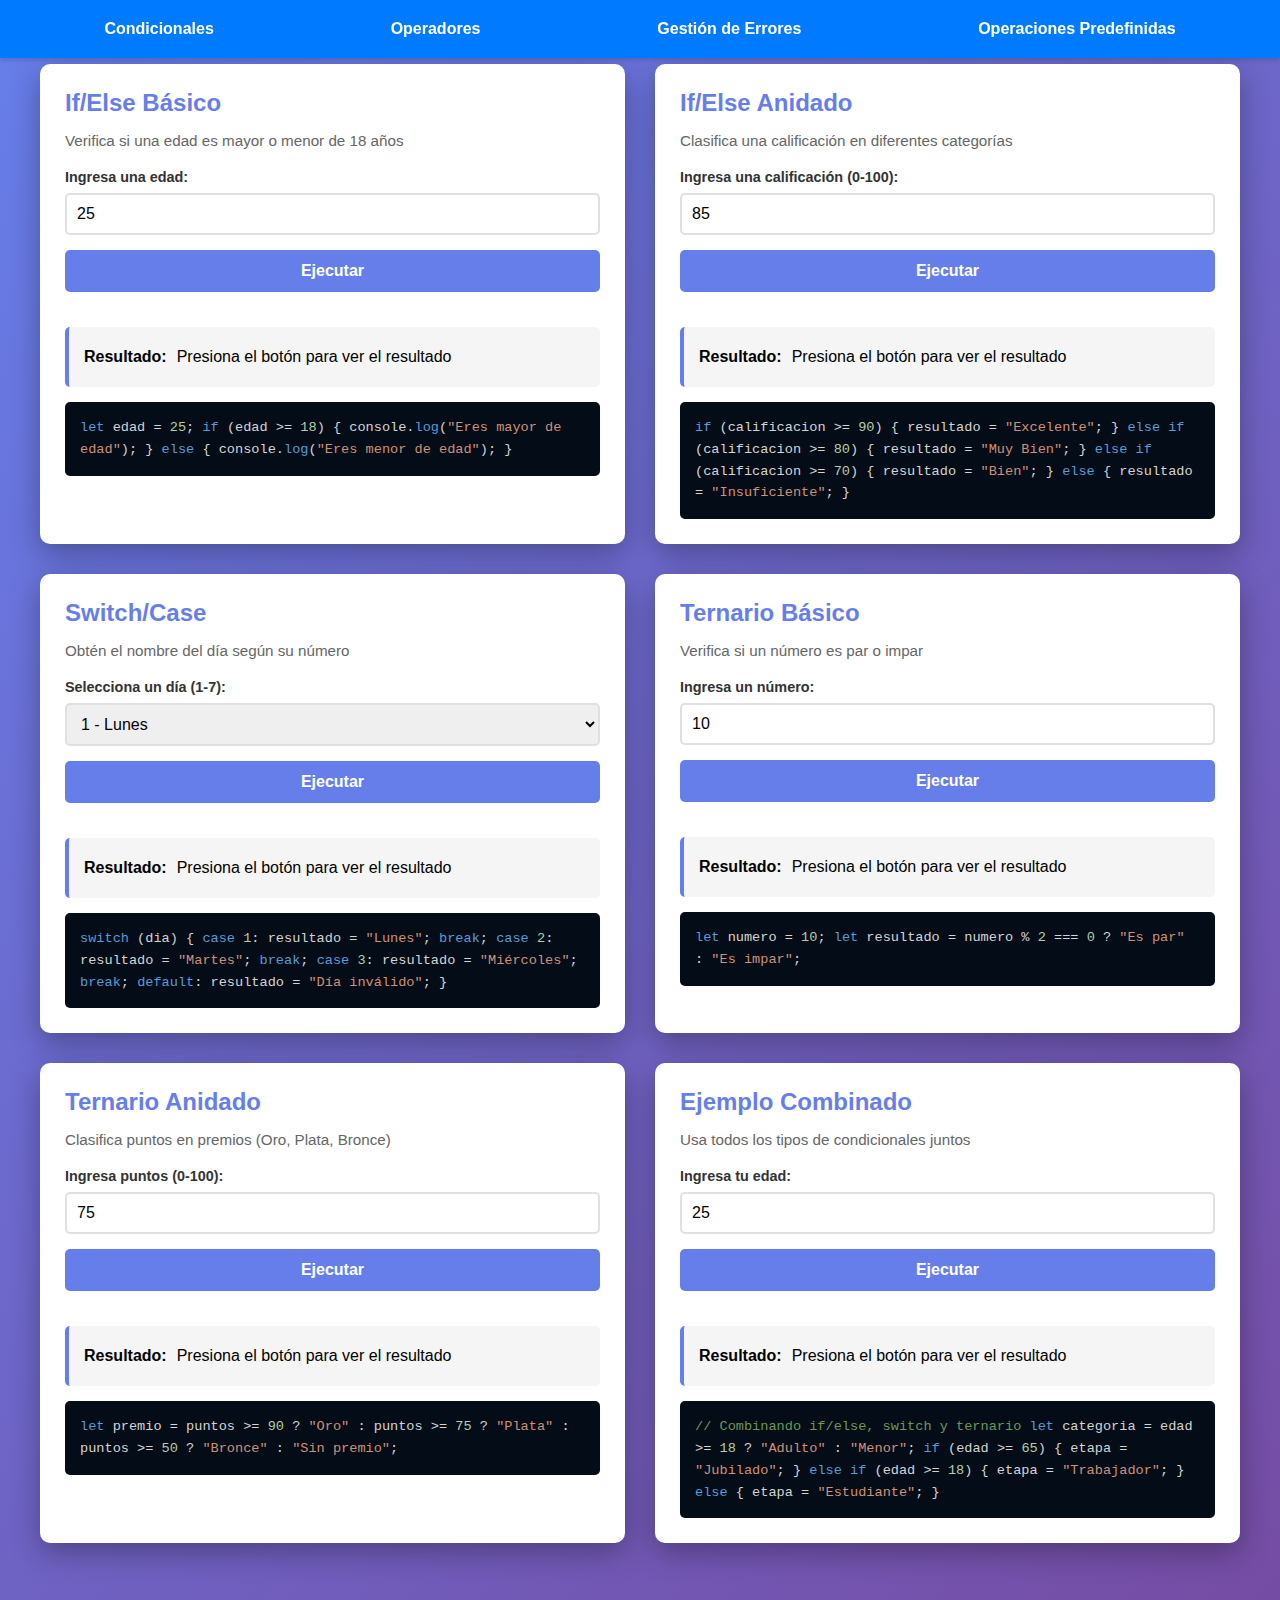
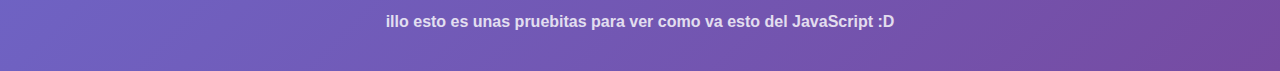
<file: index.html>
<!DOCTYPE html>
<html lang="es">
<head>
    <meta charset="UTF-8">
    <meta name="viewport" content="width=device-width, initial-scale=1.0">
    <title>Condicionales en JavaScript - Interactivo</title>
    <link rel="stylesheet" href="assets/css/condicionales.css">
    <link rel="stylesheet" href="assets/css/nav.css">
</head>
<header>
    <input type="checkbox" id="menu-toggle" class="menu-toggle">
    <label for="menu-toggle" class="menu-icon">☰</label>

    <nav id="nav-menu" class="nav-horizontal"> 
      <a href="index.html" class="menu-button op-condicionales">Condicionales</a>
      <a href="operadores.html" class="menu-button op-operadores">Operadores</a>
      <a href="G_errores.html" class="menu-button op-errores">Gestión de Errores</a>
      <a href="predefinidos.html" class="menu-button op-predefinidas">Operaciones Predefinidas</a>
      </nav>
</header>
<body>
    <div class="container">
        <nav class="site-nav" role="navigation" aria-label="Principal">
            <button class="nav-toggle" aria-expanded="false" aria-label="Abrir menú">
                <span class="burger"></span>
            </button>
           
        </nav>
    

        <div class="condicionales-grid">
            <!-- IF/ELSE BÁSICO -->
            <div class="card">
                <h2>If/Else Básico</h2>
                <p>Verifica si una edad es mayor o menor de 18 años</p>
                
                <div class="input-group">
                    <label for="edad">Ingresa una edad:</label>
                    <input type="number" id="edad" placeholder="Ej: 25" value="25">
                </div>

                <button onclick="ejecutarIfElseBasico()">Ejecutar</button>

                <div class="result-box" id="resultIfElseBasico">
                    <span class="result-label">Resultado:</span>
                    <span id="resultIfElseBasicoText">Presiona el botón para ver el resultado</span>
                </div>

                <div class="code-section">
<span class="keyword">let</span> edad = <span class="number">25</span>;
<span class="keyword">if</span> (edad >= <span class="number">18</span>) {
  console.<span class="keyword">log</span>(<span class="string">"Eres mayor de edad"</span>);
} <span class="keyword">else</span> {
  console.<span class="keyword">log</span>(<span class="string">"Eres menor de edad"</span>);
}
                </div>
            </div>

            <!-- IF/ELSE ANIDADO -->
            <div class="card">
                <h2>If/Else Anidado</h2>
                <p>Clasifica una calificación en diferentes categorías</p>
                
                <div class="input-group">
                    <label for="calificacion">Ingresa una calificación (0-100):</label>
                    <input type="number" id="calificacion" placeholder="Ej: 85" value="85" min="0" max="100">
                </div>

                <button onclick="ejecutarIfElseAnidado()">Ejecutar</button>

                <div class="result-box" id="resultIfElseAnidado">
                    <span class="result-label">Resultado:</span>
                    <span id="resultIfElseAnidadoText">Presiona el botón para ver el resultado</span>
                </div>

                <div class="code-section">
<span class="keyword">if</span> (calificacion >= <span class="number">90</span>) {
  resultado = <span class="string">"Excelente"</span>;
} <span class="keyword">else if</span> (calificacion >= <span class="number">80</span>) {
  resultado = <span class="string">"Muy Bien"</span>;
} <span class="keyword">else if</span> (calificacion >= <span class="number">70</span>) {
  resultado = <span class="string">"Bien"</span>;
} <span class="keyword">else</span> {
  resultado = <span class="string">"Insuficiente"</span>;
}
                </div>
            </div>

            <!-- SWITCH/CASE -->
            <div class="card">
                <h2>Switch/Case</h2>
                <p>Obtén el nombre del día según su número</p>
                
                <div class="input-group">
                    <label for="numeroDia">Selecciona un día (1-7):</label>
                    <select id="numeroDia">
                        <option value="1">1 - Lunes</option>
                        <option value="2">2 - Martes</option>
                        <option value="3">3 - Miércoles</option>
                        <option value="4">4 - Jueves</option>
                        <option value="5">5 - Viernes</option>
                        <option value="6">6 - Sábado</option>
                        <option value="7">7 - Domingo</option>
                    </select>
                </div>

                <button onclick="ejecutarSwitch()">Ejecutar</button>

                <div class="result-box" id="resultSwitch">
                    <span class="result-label">Resultado:</span>
                    <span id="resultSwitchText">Presiona el botón para ver el resultado</span>
                </div>

                <div class="code-section">
<span class="keyword">switch</span> (dia) {
  <span class="keyword">case</span> <span class="number">1</span>: resultado = <span class="string">"Lunes"</span>; <span class="keyword">break</span>;
  <span class="keyword">case</span> <span class="number">2</span>: resultado = <span class="string">"Martes"</span>; <span class="keyword">break</span>;
  <span class="keyword">case</span> <span class="number">3</span>: resultado = <span class="string">"Miércoles"</span>; <span class="keyword">break</span>;
  <span class="keyword">default</span>: resultado = <span class="string">"Día inválido"</span>;
}
                </div>
            </div>

            <!-- TERNARIO BÁSICO -->
            <div class="card">
                <h2>Ternario Básico</h2>
                <p>Verifica si un número es par o impar</p>
                
                <div class="input-group">
                    <label for="numero">Ingresa un número:</label>
                    <input type="number" id="numero" placeholder="Ej: 10" value="10">
                </div>

                <button onclick="ejecutarTernarioBasico()">Ejecutar</button>

                <div class="result-box" id="resultTernarioBasico">
                    <span class="result-label">Resultado:</span>
                    <span id="resultTernarioBasicoText">Presiona el botón para ver el resultado</span>
                </div>

                <div class="code-section">
<span class="keyword">let</span> numero = <span class="number">10</span>;
<span class="keyword">let</span> resultado = numero % <span class="number">2</span> === <span class="number">0</span> ? 
  <span class="string">"Es par"</span> : <span class="string">"Es impar"</span>;
                </div>
            </div>

            <!-- TERNARIO ANIDADO -->
            <div class="card">
                <h2>Ternario Anidado</h2>
                <p>Clasifica puntos en premios (Oro, Plata, Bronce)</p>
                
                <div class="input-group">
                    <label for="puntos">Ingresa puntos (0-100):</label>
                    <input type="number" id="puntos" placeholder="Ej: 75" value="75" min="0" max="100">
                </div>

                <button onclick="ejecutarTernarioAnidado()">Ejecutar</button>

                <div class="result-box" id="resultTernarioAnidado">
                    <span class="result-label">Resultado:</span>
                    <span id="resultTernarioAnidadoText">Presiona el botón para ver el resultado</span>
                </div>

                <div class="code-section">
<span class="keyword">let</span> premio = puntos >= <span class="number">90</span> ? <span class="string">"Oro"</span> :
              puntos >= <span class="number">75</span> ? <span class="string">"Plata"</span> :
              puntos >= <span class="number">50</span> ? <span class="string">"Bronce"</span> :
              <span class="string">"Sin premio"</span>;
                </div>
            </div>

            <!-- COMBINADO: TODOS LOS CONDICIONALES -->
            <div class="card">
                <h2>Ejemplo Combinado</h2>
                <p>Usa todos los tipos de condicionales juntos</p>
                
                <div class="input-group">
                    <label for="edadCombinada">Ingresa tu edad:</label>
                    <input type="number" id="edadCombinada" placeholder="Ej: 25" value="25">
                </div>

                <button onclick="ejecutarCombinado()">Ejecutar</button>

                <div class="result-box" id="resultCombinado">
                    <span class="result-label">Resultado:</span>
                    <span id="resultCombinnadoText">Presiona el botón para ver el resultado</span>
                </div>

                <div class="code-section">
<span class="comment">// Combinando if/else, switch y ternario</span>
<span class="keyword">let</span> categoria = edad >= <span class="number">18</span> ? <span class="string">"Adulto"</span> : <span class="string">"Menor"</span>;
<span class="keyword">if</span> (edad >= <span class="number">65</span>) {
  etapa = <span class="string">"Jubilado"</span>;
} <span class="keyword">else if</span> (edad >= <span class="number">18</span>) {
  etapa = <span class="string">"Trabajador"</span>;
} <span class="keyword">else</span> {
  etapa = <span class="string">"Estudiante"</span>;
}
                </div>
            </div>
        </div>

        <footer>
            <p><strong>illo esto es unas pruebitas para ver como va esto del JavaScript :D</strong></p>
        </footer>
    </div>

    <script src="assets/js/condicionales.js"></script>
</body>
</html>
</file>
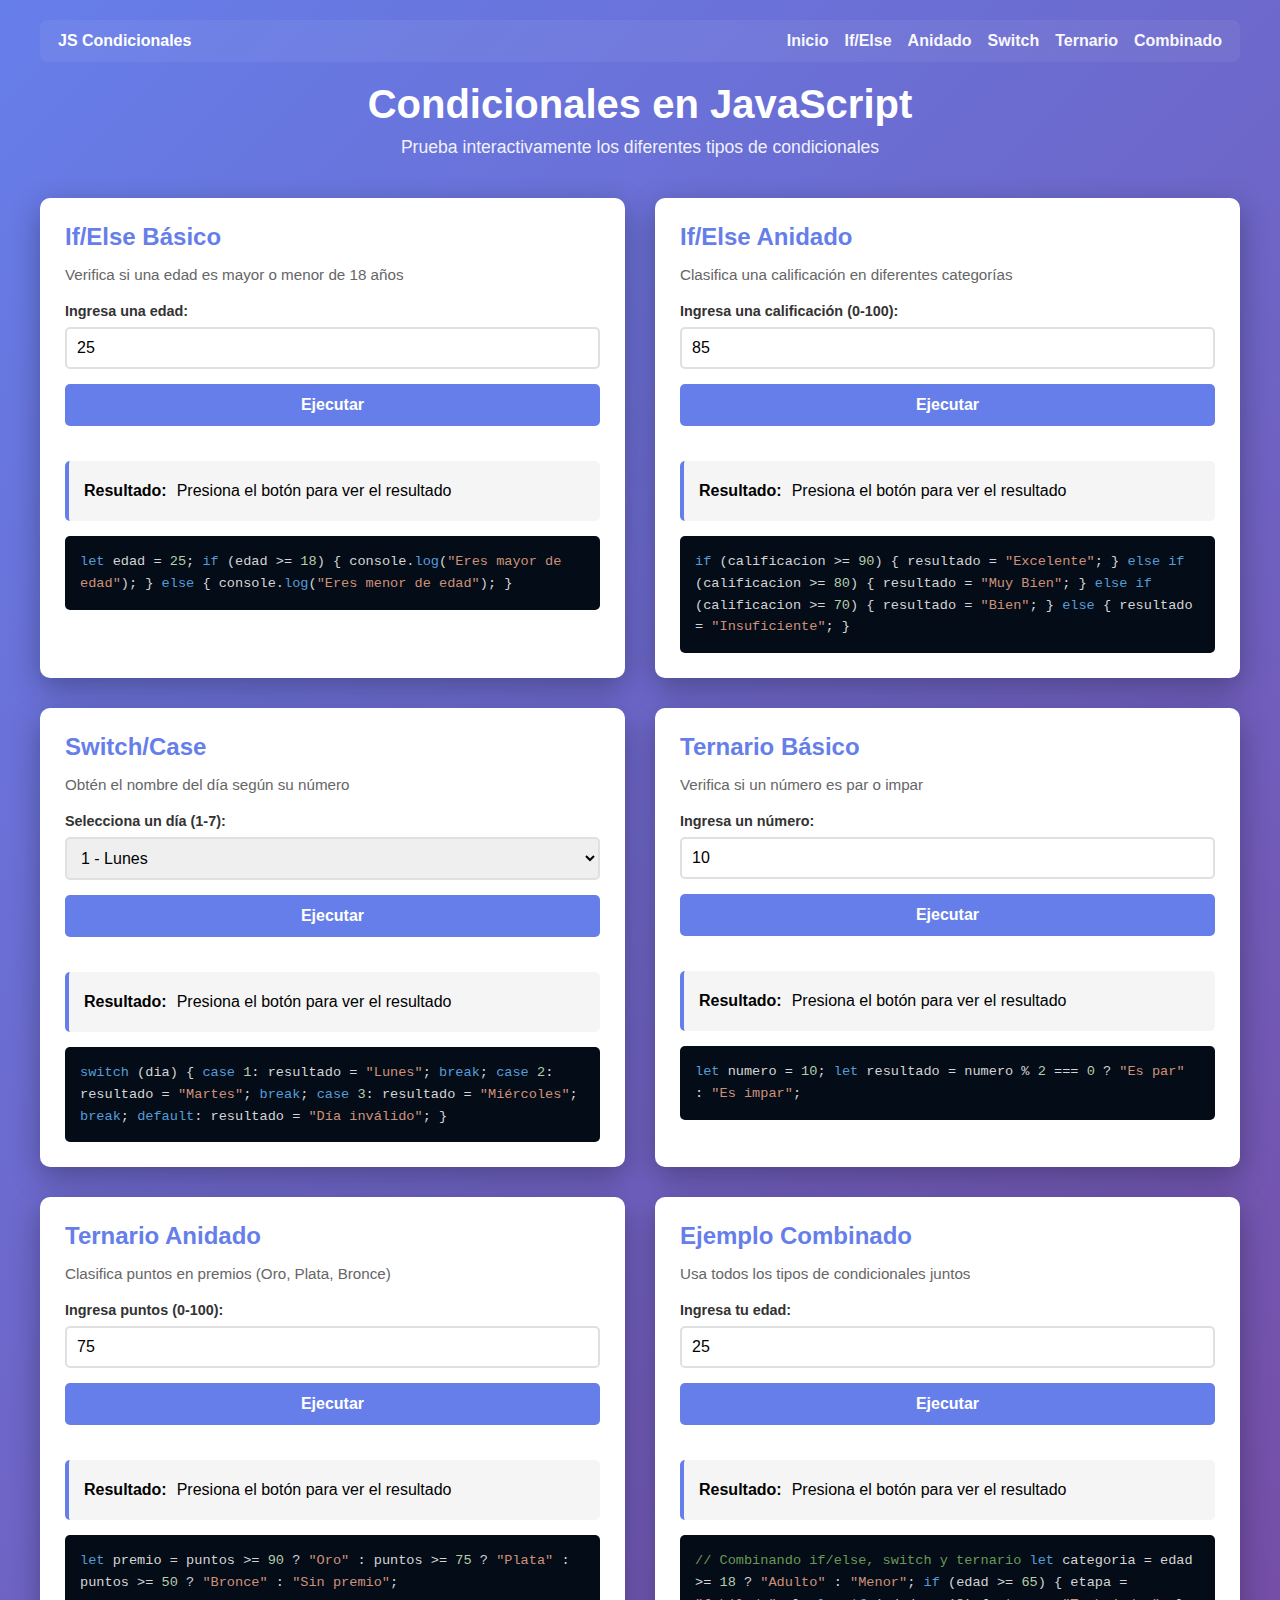
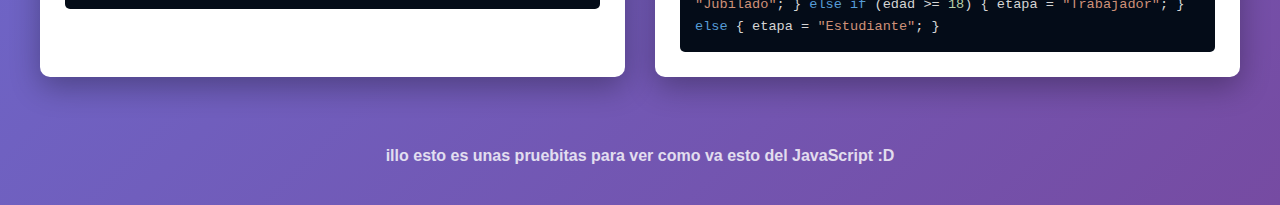
<file: capeta nueva/index.html>
<!DOCTYPE html>
<html lang="es">
<head>
    <meta charset="UTF-8">
    <meta name="viewport" content="width=device-width, initial-scale=1.0">
    <title>Condicionales en JavaScript - Interactivo</title>
    <link rel="stylesheet" href="styles.css">
</head>
<body>
    <div class="container">
        <nav class="site-nav" role="navigation" aria-label="Principal">
            <div class="nav-brand">JS Condicionales</div>
            <button class="nav-toggle" aria-expanded="false" aria-label="Abrir menú">
                <span class="burger"></span>
            </button>
            <ul class="nav-links">
                <li><a href="#">Inicio</a></li>
                <li><a href="#">If/Else</a></li>
                <li><a href="#">Anidado</a></li>
                <li><a href="#">Switch</a></li>
                <li><a href="#">Ternario</a></li>
                <li><a href="#">Combinado</a></li>
            </ul>
        </nav>
        <header>
            <h1>Condicionales en JavaScript</h1>
            <p>Prueba interactivamente los diferentes tipos de condicionales</p>
        </header>

        <div class="condicionales-grid">
            <!-- IF/ELSE BÁSICO -->
            <div class="card">
                <h2>If/Else Básico</h2>
                <p>Verifica si una edad es mayor o menor de 18 años</p>
                
                <div class="input-group">
                    <label for="edad">Ingresa una edad:</label>
                    <input type="number" id="edad" placeholder="Ej: 25" value="25">
                </div>

                <button onclick="ejecutarIfElseBasico()">Ejecutar</button>

                <div class="result-box" id="resultIfElseBasico">
                    <span class="result-label">Resultado:</span>
                    <span id="resultIfElseBasicoText">Presiona el botón para ver el resultado</span>
                </div>

                <div class="code-section">
<span class="keyword">let</span> edad = <span class="number">25</span>;
<span class="keyword">if</span> (edad >= <span class="number">18</span>) {
  console.<span class="keyword">log</span>(<span class="string">"Eres mayor de edad"</span>);
} <span class="keyword">else</span> {
  console.<span class="keyword">log</span>(<span class="string">"Eres menor de edad"</span>);
}
                </div>
            </div>

            <!-- IF/ELSE ANIDADO -->
            <div class="card">
                <h2>If/Else Anidado</h2>
                <p>Clasifica una calificación en diferentes categorías</p>
                
                <div class="input-group">
                    <label for="calificacion">Ingresa una calificación (0-100):</label>
                    <input type="number" id="calificacion" placeholder="Ej: 85" value="85" min="0" max="100">
                </div>

                <button onclick="ejecutarIfElseAnidado()">Ejecutar</button>

                <div class="result-box" id="resultIfElseAnidado">
                    <span class="result-label">Resultado:</span>
                    <span id="resultIfElseAnidadoText">Presiona el botón para ver el resultado</span>
                </div>

                <div class="code-section">
<span class="keyword">if</span> (calificacion >= <span class="number">90</span>) {
  resultado = <span class="string">"Excelente"</span>;
} <span class="keyword">else if</span> (calificacion >= <span class="number">80</span>) {
  resultado = <span class="string">"Muy Bien"</span>;
} <span class="keyword">else if</span> (calificacion >= <span class="number">70</span>) {
  resultado = <span class="string">"Bien"</span>;
} <span class="keyword">else</span> {
  resultado = <span class="string">"Insuficiente"</span>;
}
                </div>
            </div>

            <!-- SWITCH/CASE -->
            <div class="card">
                <h2>Switch/Case</h2>
                <p>Obtén el nombre del día según su número</p>
                
                <div class="input-group">
                    <label for="numeroDia">Selecciona un día (1-7):</label>
                    <select id="numeroDia">
                        <option value="1">1 - Lunes</option>
                        <option value="2">2 - Martes</option>
                        <option value="3">3 - Miércoles</option>
                        <option value="4">4 - Jueves</option>
                        <option value="5">5 - Viernes</option>
                        <option value="6">6 - Sábado</option>
                        <option value="7">7 - Domingo</option>
                    </select>
                </div>

                <button onclick="ejecutarSwitch()">Ejecutar</button>

                <div class="result-box" id="resultSwitch">
                    <span class="result-label">Resultado:</span>
                    <span id="resultSwitchText">Presiona el botón para ver el resultado</span>
                </div>

                <div class="code-section">
<span class="keyword">switch</span> (dia) {
  <span class="keyword">case</span> <span class="number">1</span>: resultado = <span class="string">"Lunes"</span>; <span class="keyword">break</span>;
  <span class="keyword">case</span> <span class="number">2</span>: resultado = <span class="string">"Martes"</span>; <span class="keyword">break</span>;
  <span class="keyword">case</span> <span class="number">3</span>: resultado = <span class="string">"Miércoles"</span>; <span class="keyword">break</span>;
  <span class="keyword">default</span>: resultado = <span class="string">"Día inválido"</span>;
}
                </div>
            </div>

            <!-- TERNARIO BÁSICO -->
            <div class="card">
                <h2>Ternario Básico</h2>
                <p>Verifica si un número es par o impar</p>
                
                <div class="input-group">
                    <label for="numero">Ingresa un número:</label>
                    <input type="number" id="numero" placeholder="Ej: 10" value="10">
                </div>

                <button onclick="ejecutarTernarioBasico()">Ejecutar</button>

                <div class="result-box" id="resultTernarioBasico">
                    <span class="result-label">Resultado:</span>
                    <span id="resultTernarioBasicoText">Presiona el botón para ver el resultado</span>
                </div>

                <div class="code-section">
<span class="keyword">let</span> numero = <span class="number">10</span>;
<span class="keyword">let</span> resultado = numero % <span class="number">2</span> === <span class="number">0</span> ? 
  <span class="string">"Es par"</span> : <span class="string">"Es impar"</span>;
                </div>
            </div>

            <!-- TERNARIO ANIDADO -->
            <div class="card">
                <h2>Ternario Anidado</h2>
                <p>Clasifica puntos en premios (Oro, Plata, Bronce)</p>
                
                <div class="input-group">
                    <label for="puntos">Ingresa puntos (0-100):</label>
                    <input type="number" id="puntos" placeholder="Ej: 75" value="75" min="0" max="100">
                </div>

                <button onclick="ejecutarTernarioAnidado()">Ejecutar</button>

                <div class="result-box" id="resultTernarioAnidado">
                    <span class="result-label">Resultado:</span>
                    <span id="resultTernarioAnidadoText">Presiona el botón para ver el resultado</span>
                </div>

                <div class="code-section">
<span class="keyword">let</span> premio = puntos >= <span class="number">90</span> ? <span class="string">"Oro"</span> :
              puntos >= <span class="number">75</span> ? <span class="string">"Plata"</span> :
              puntos >= <span class="number">50</span> ? <span class="string">"Bronce"</span> :
              <span class="string">"Sin premio"</span>;
                </div>
            </div>

            <!-- COMBINADO: TODOS LOS CONDICIONALES -->
            <div class="card">
                <h2>Ejemplo Combinado</h2>
                <p>Usa todos los tipos de condicionales juntos</p>
                
                <div class="input-group">
                    <label for="edadCombinada">Ingresa tu edad:</label>
                    <input type="number" id="edadCombinada" placeholder="Ej: 25" value="25">
                </div>

                <button onclick="ejecutarCombinado()">Ejecutar</button>

                <div class="result-box" id="resultCombinado">
                    <span class="result-label">Resultado:</span>
                    <span id="resultCombinnadoText">Presiona el botón para ver el resultado</span>
                </div>

                <div class="code-section">
<span class="comment">// Combinando if/else, switch y ternario</span>
<span class="keyword">let</span> categoria = edad >= <span class="number">18</span> ? <span class="string">"Adulto"</span> : <span class="string">"Menor"</span>;
<span class="keyword">if</span> (edad >= <span class="number">65</span>) {
  etapa = <span class="string">"Jubilado"</span>;
} <span class="keyword">else if</span> (edad >= <span class="number">18</span>) {
  etapa = <span class="string">"Trabajador"</span>;
} <span class="keyword">else</span> {
  etapa = <span class="string">"Estudiante"</span>;
}
                </div>
            </div>
        </div>

        <footer>
            <p><strong>illo esto es unas pruebitas para ver como va esto del JavaScript :D</strong></p>
        </footer>
    </div>

    <script src="main.js"></script>
</body>
</html>
</file>
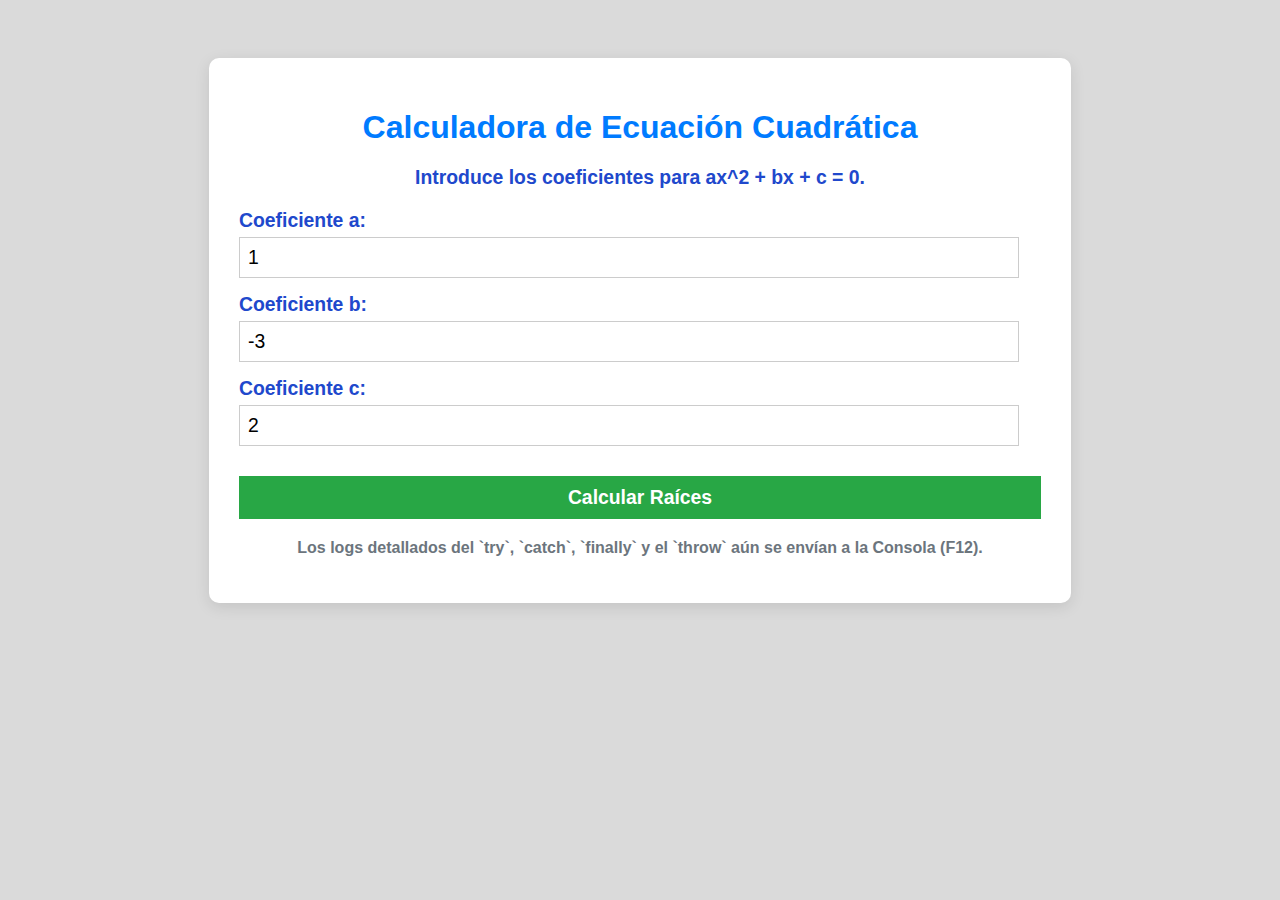
<file: G_errores.html>
<!DOCTYPE html>
<html lang="es">
<head>
    <meta charset="UTF-8">
    <meta name="viewport" content="width=device-width, initial-scale=1.0">
    <title>Cuadrática Gráfica con Errores</title>
    <link rel="icon" href="data:;base64,=">
    <link rel="stylesheet" href="assets/G_errores..css">
</head>
<body>
    <div class="container">
        <h1> Calculadora de Ecuación Cuadrática</h1>
        <p>Introduce los coeficientes para ax^2 + bx + c = 0.</p>
        
        <div class="input-group">
            <label for="a">Coeficiente a:</label>
            <input type="number" id="a" value="1">
        </div>
        <div class="input-group">
            <label for="b">Coeficiente b:</label>
            <input type="number" id="b" value="-3">
        </div>
        <div class="input-group">
            <label for="c">Coeficiente c:</label>
            <input type="number" id="c" value="2">
        </div>
        
        <button id="calcularBtn">Calcular Raíces</button>
        
        <div id="error-box" class="message-box error-hidden">
            <h2> Error Detectado:</h2>
            <p id="error-message"></p>
        </div>
        
        <div id="result-box" class="message-box success-hidden">
            <h2> Resultado:</h2>
            <pre id="result-message"></pre>
        </div>
        
        <p class="console-note">Los logs detallados del `try`, `catch`, `finally` y el `throw` aún se envían a la Consola (F12).</p>
    </div>
    
    <script src="G_errores.js"></script>
</body>
</html>
</file>
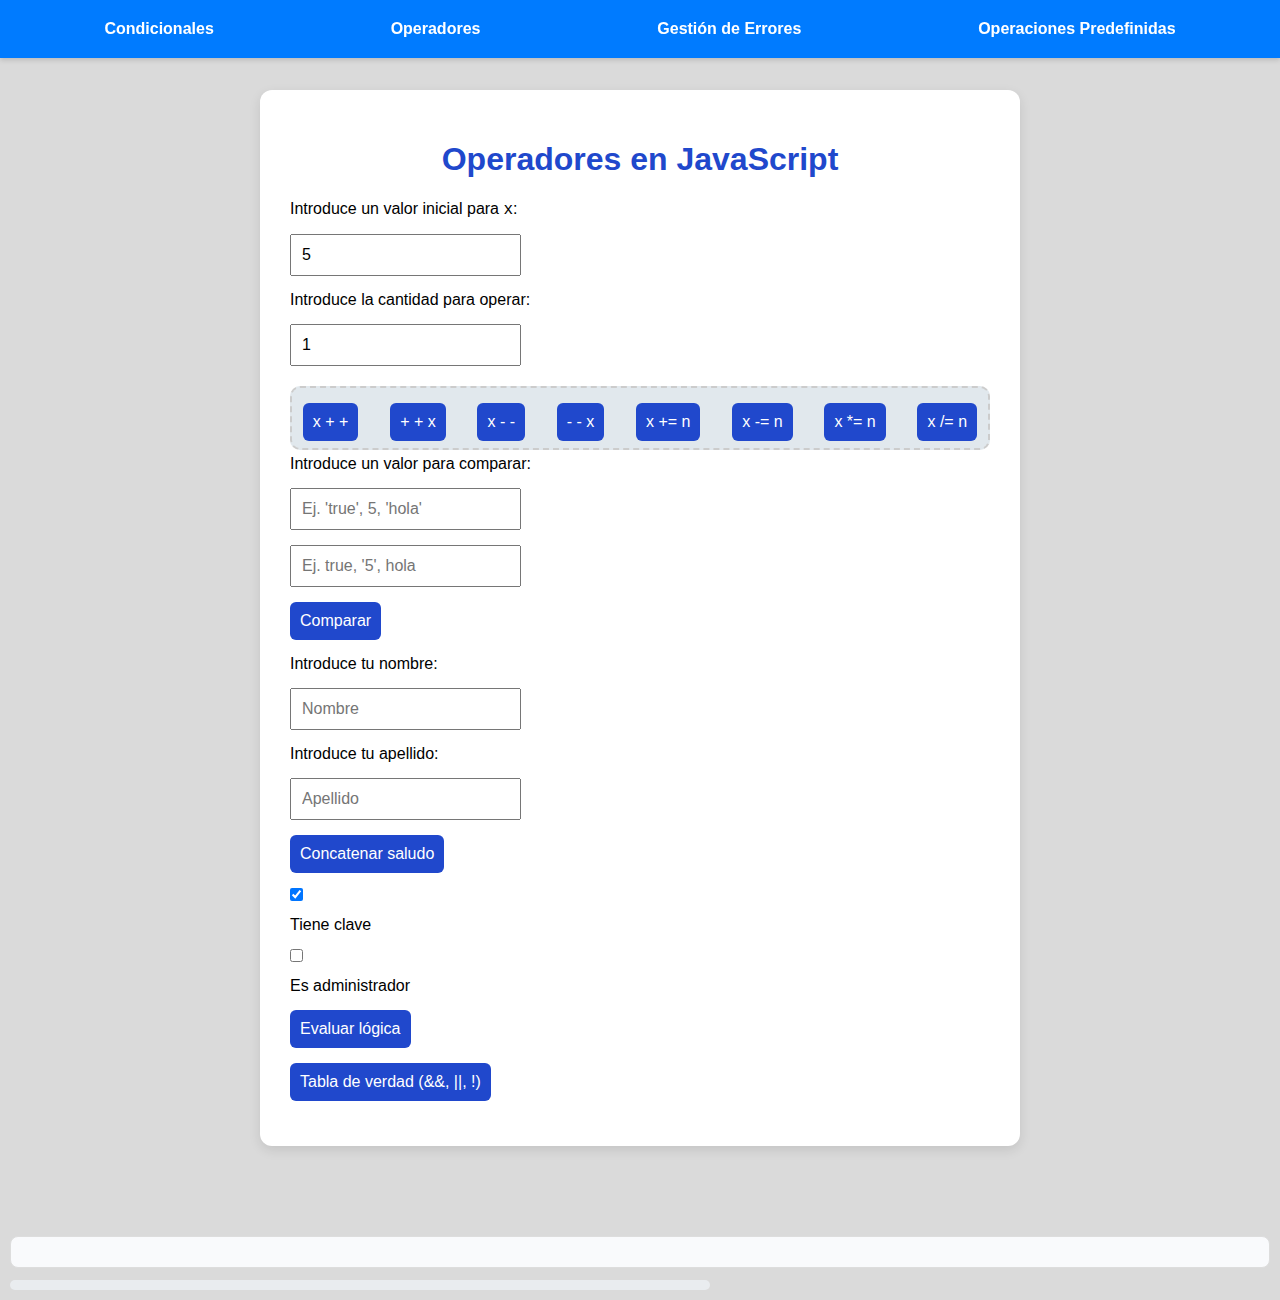
<file: operadores.html>
<!DOCTYPE html>
<html lang="es">
<head>
    <meta charset="UTF-8">
    <meta name="viewport" content="width=device-width, initial-scale=1.0">
    <title>Demos Visuales de Operadores</title>
    <link rel="stylesheet" href="assets/css/operadores.css">
    <link rel="stylesheet" href="assets/css/nav.css">
</head>
<header>
    <input type="checkbox" id="menu-toggle" class="menu-toggle">
    <label for="menu-toggle" class="menu-icon">☰</label>

    <nav id="nav-menu" class="nav-horizontal"> 
      <a href="#" class="menu-button op-condicionales">Condicionales</a>
      <a href="operadores.html" class="menu-button op-operadores">Operadores</a>
      <a href="G_errores.html" class="menu-button op-errores">Gestión de Errores</a>
      <a href="predefinidos.html" class="menu-button op-predefinidas">Operaciones Predefinidas</a>
      </nav>
</header>
<body>
    <div class="container">
    <h1>Operadores en JavaScript</h1>

<!-- Valor inicial para x -->
    <p>Introduce un valor inicial para <code>x</code>:</p>
    <input type="number" id="valorInicial" value="5">
    <p>Introduce la cantidad para operar:</p>
    <input type="number" id="cantidad" value="1">
    <div class="pin">
    <button  onclick="demoPostIncremento()"> x + +</button>
    <button  onclick="demoPreIncremento()"> + + x</button>
    <button  onclick="demoPostDecremento()">  x - -  </button>
    <button  onclick="demoPreDecremento()">  - - x  </button>
<!-- Cantidad para operar -->
    <button  onclick="demoAcumulativoSuma()">x += n</button>
    <button  onclick="demoAcumulativoResta()">x -= n</button>
    <button  onclick="demoAcumulativoProducto()">x *= n</button>
    <button onclick="demoAcumulativoDivision()">x /= n</button>
    </div>
<!-- Comparación -->
    <p>Introduce un valor para comparar:</p>
    <input type="text" id="valorComparacion1" placeholder="Ej. 'true', 5, 'hola'">
    <input type="text" id="valorComparacion2" placeholder="Ej. true, '5', hola">
    <button onclick="demoComparacion()">Comparar</button>
<!-- Concatenación -->
    <p>Introduce tu nombre:</p>
    <input type="text" id="nombre" placeholder="Nombre">
    <p>Introduce tu apellido:</p>
    <input type="text" id="apellido" placeholder="Apellido">
    <button onclick="demoConcatenacion()">Concatenar saludo</button>

<!-- Evaluación lógica -->
    <label>
        <input type="checkbox" id="tieneClave" checked>
        Tiene clave
    </label>
    <label>
        <input type="checkbox" id="esAdmin">
        Es administrador
    </label>
    <button onclick="demoLogicos()">Evaluar lógica</button>
    <button onclick="demoLogicos()">Tabla de verdad (&&, ||, !)</button>
</div>
    <!-- Result area -->
    <div id="resultados" aria-live="polite"></div>

    <!-- Barra visual opcional -->
    <div id="barra" style="height:10px;background:#e9ecef;border-radius:6px;overflow:hidden;margin-top:12px;max-width:700px;">
        <div id="barra-fill" style="height:100%;width:0%;background:#2048cc;transition:width 0.3s ease;"></div>
    </div>

<!-- Scripts -->
    <script src="assets/js/demo_comparacion.js"></script>
    <script src="assets/js/demo_logicos.js"></script>
    <script src="assets/js/demo_concatenacion.js"></script>
    <script src="assets/js/demo_postIncremento.js"></script>
    <script src="assets/js/demo_preIncremento.js"></script>
    <script src="assets/js/demo_acumulativoSuma.js"></script>
    <script src="assets/js/demo_acumulativoResta.js"></script>
    <script src="assets/js/demo_acumulativoProducto.js"></script>
    <script src="assets/js/demo_acumulativoDivision.js"></script>
    <script src="assets/js/demo_preDecremento.js"></script>
    <script src="assets/js/demo_postDecremento.js"></script>
    <script src="assets/js/operadores_main.js"></script>
</body>
</html>
</file>
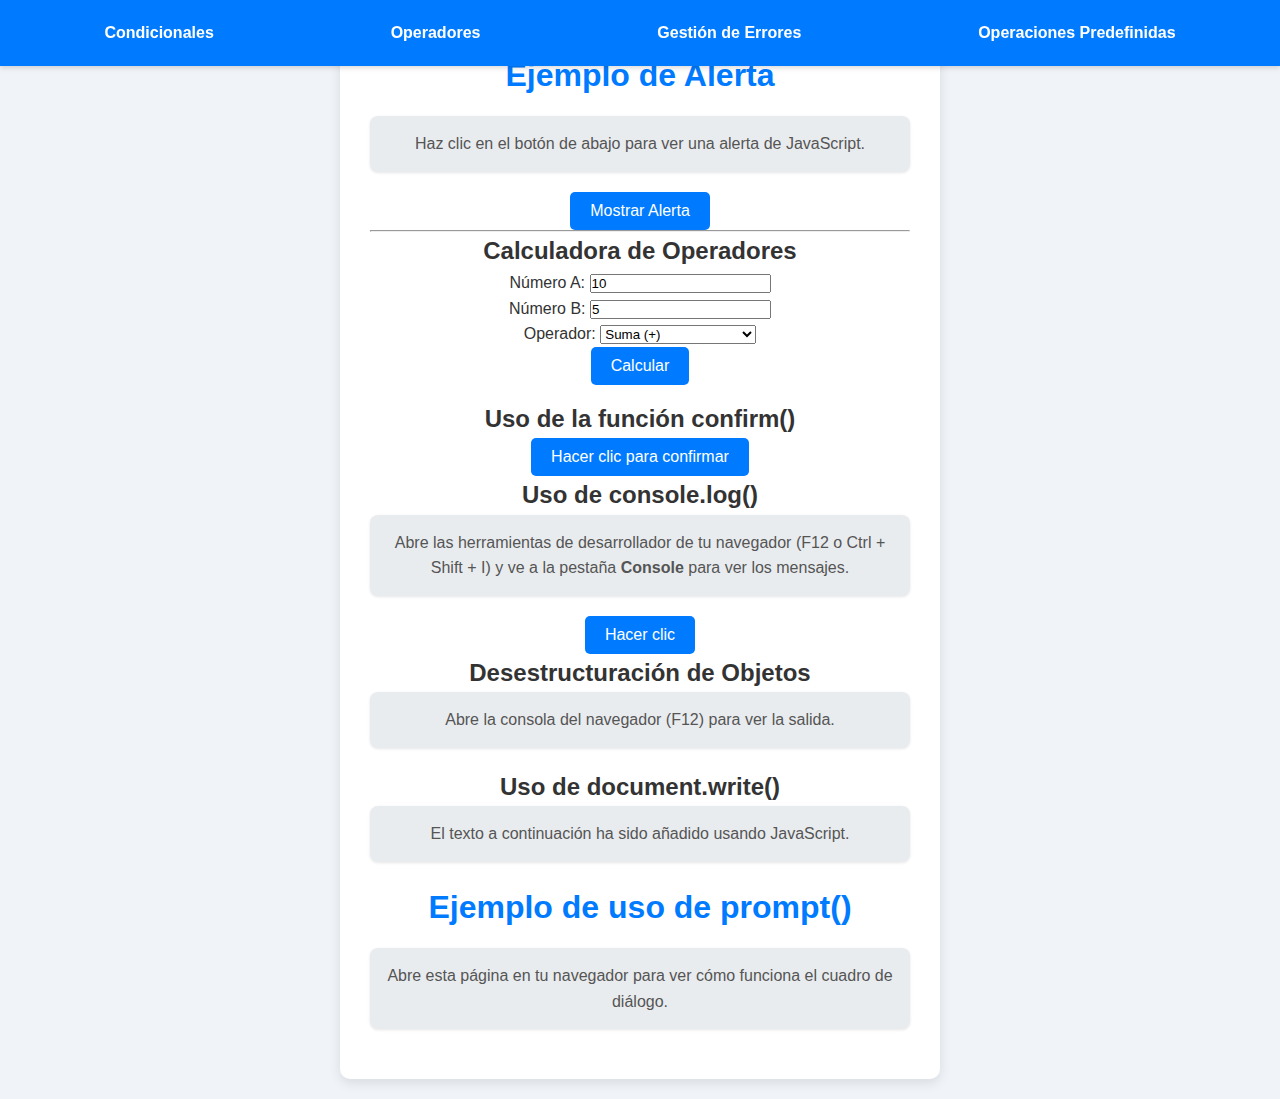
<file: predefinidos.html>
<!DOCTYPE html>
<html lang="es">
<head>
  <meta charset="UTF-8">
  <title>Calculadora Funcional</title>
  <link rel="stylesheet" href="assets/css/predefinidos.css">
  <link rel="stylesheet" href="assets/css/nav.css">
</head>
<body>
  <header>
    <input type="checkbox" id="menu-toggle" class="menu-toggle">
    <label for="menu-toggle" class="menu-icon">☰</label>

    <nav id="nav-menu" class="nav-horizontal"> 
      <a href="index.html" class="menu-button op-condicionales">Condicionales</a>
      <a href="operadores.html" class="menu-button op-operadores">Operadores</a>
      <a href="G_errores.html" class="menu-button op-errores">Gestión de Errores</a>
      <a href="predefinidos.html" class="menu-button op-predefinidas">Operaciones Predefinidas</a>
    </nav>
  </header>

  <main class="container">
    <h1>Ejemplo de Alerta</h1>
    <p>Haz clic en el botón de abajo para ver una alerta de JavaScript.</p>
    <button onclick="mostrarAlerta()">Mostrar Alerta</button>

    <hr>

    <h2>Calculadora de Operadores</h2>
    <label for="a">Número A:</label>
    <input type="text" id="a" value="10" placeholder="Introduce un número"><br>

    <label for="b">Número B:</label>
    <input type="text" id="b" value="5" placeholder="Introduce otro número"><br>

    <label for="operador">Operador:</label>
    <select id="operador">
      <option value="+">Suma (+)</option>
      <option value="-">Resta (-)</option>
      <option value="*">Multiplicación (*)</option>
      <option value="/">División (/)</option>
      <option value="%">Módulo (%)</option>
      <option value="==">Igualdad (==)</option>
      <option value="===">Igualdad estricta (===)</option>
      <option value="&&">AND lógico</option>
      <option value="||">OR lógico</option>
      <option value="concat">Concatenar cadenas</option>
    </select><br>

    <button onclick="calcular()">Calcular</button>
    <div id="resultado"></div>

    <h2>Uso de la función confirm()</h2>
    <button onclick="pedirConfirmacion()">Hacer clic para confirmar</button>

    <h2>Uso de console.log()</h2>
    <p>Abre las herramientas de desarrollador de tu navegador (F12 o Ctrl + Shift + I) y ve a la pestaña <b>Console</b> para ver los mensajes.</p>
    <button onclick="saludar()">Hacer clic</button>

    <h2>Desestructuración de Objetos</h2>
    <p>Abre la consola del navegador (F12) para ver la salida.</p>

    <h2>Uso de document.write()</h2>
    <p>El texto a continuación ha sido añadido usando JavaScript.</p>
        <h1>Ejemplo de uso de prompt()</h1>
    <p>Abre esta página en tu navegador para ver cómo funciona el cuadro de diálogo.</p>

  <!-- Scripts externos -->
  <script src="assets/js/Calc.js"></script>
  <script src="assets/js/Confirm.js"></script>
  <script src="assets/js/ConsoleLog.js"></script>
  <script src="assets/js/Desestructuracion.js"></script>
  <script src="assets/js/Documentewrite.js"></script>
  <script src="assets/js/Prompt.js"></script>
</body>
</html>
</file>
<file: assets/css/condicionales.css>
* {
    margin: 0;
    padding: 0;
    box-sizing: border-box;
}

body {
    font-family: 'Segoe UI', Tahoma, Geneva, Verdana, sans-serif;
    background: linear-gradient(135deg, #667eea 0%, #764ba2 100%);
    min-height: 100vh;
    padding: 20px;
}

.container {
    max-width: 1200px;
    margin: 0 auto;
}

/* HEADER */

header {
    text-align: center;
    color: white;
    margin-bottom: 40px;
}

/* NAVIGATION */
.site-nav {
    display: flex;
    align-items: center;
    justify-content: space-between;
    gap: 20px;
    padding: 12px 18px;
    background: rgba(255,255,255,0.06);
    border-radius: 8px;
    color: white;
    margin-bottom: 20px;
}

.nav-brand {
    font-weight: 700;
    color: white;
}

.nav-links {
    list-style: none;
    display: flex;
    gap: 16px;
}

.nav-links a {
    color: white;
    text-decoration: none;
    font-weight: 600;
    opacity: 0.95;
}

.nav-toggle {
    display: none;
    background: transparent;
    border: none;
    cursor: pointer;
    padding: 6px;
}

.nav-toggle .burger {
    display: block;
    width: 22px;
    height: 2px;
    background: white;
    position: relative;
}

.nav-toggle .burger::before,
.nav-toggle .burger::after {
    content: '';
    position: absolute;
    left: 0;
    width: 22px;
    height: 2px;
    background: white;
}

.nav-toggle .burger::before { top: -6px; }
.nav-toggle .burger::after { top: 6px; }

/* version movil*/

@media (max-width: 768px) {
    .nav-links {
        position: absolute;
        right: 18px;
        top: 64px;
        background: rgba(255,255,255,0.06);
        flex-direction: column;
        gap: 0;
        border-radius: 8px;
        overflow: hidden;
        display: none;
        min-width: 160px;
        box-shadow: 0 8px 20px rgba(0,0,0,0.3);
    }

    .nav-links.open {
        display: flex;
    }

    .nav-links li {
        border-bottom: 1px solid rgba(255,255,255,0.04);
    }

    .nav-links a {
        display: block;
        padding: 12px 16px;
    }

    .nav-toggle {
        display: block;
    }
}

header h1 {
    font-size: 2.5em;
    margin-bottom: 10px;
}

header p {
    font-size: 1.1em;
    opacity: 0.9;
}

/* GRID DE CONDICIONALES */

.condicionales-grid {
    display: grid;
    grid-template-columns: repeat(auto-fit, minmax(500px, 1fr));
    gap: 30px;
    margin-bottom: 40px;
}

/* TARJEETAS */

.card {
    background: white;
    border-radius: 10px;
    padding: 25px;
    box-shadow: 0 10px 30px rgba(0, 0, 0, 0.3);
    transition: transform 0.3s ease, box-shadow 0.3s ease;
}

.card:hover {
    transform: translateY(-5px);
    box-shadow: 0 15px 40px rgba(0, 0, 0, 0.4);
}

.card h2 {
    color: #667eea;
    margin-bottom: 15px;
    font-size: 1.5em;
}

.card p {
    color: #666;
    margin-bottom: 20px;
    font-size: 0.95em;
}

/* GRUPOS DE ENTRADA */

.input-group {
    margin-bottom: 15px;
}

.input-group label {
    display: block;
    margin-bottom: 8px;
    color: #333;
    font-weight: 600;
    font-size: 0.9em;
}

.input-group input,
.input-group select {
    width: 100%;
    padding: 10px;
    border: 2px solid #e0e0e0;
    border-radius: 5px;
    font-size: 1em;
    transition: border-color 0.3s ease;
}

.input-group input:focus,
.input-group select:focus {
    outline: none;
    border-color: #667eea;
}

/* BOTONES */

button {
    width: 100%;
    padding: 12px;
    background: #667eea;
    color: white;
    border: none;
    border-radius: 5px;
    font-size: 1em;
    font-weight: 600;
    cursor: pointer;
    transition: background 0.3s ease;
    margin-bottom: 20px;
}

button:hover {
    background: #764ba2;
}

button:active {
    transform: scale(0.98);
}

/* CAJAS DE RESULTADO */

.result-box {
    background: #f5f5f5;
    border-left: 4px solid #667eea;
    padding: 15px;
    border-radius: 5px;
    margin-top: 15px;
    min-height: 60px;
    display: flex;
    align-items: center;
}

.result-box.success {
    background: #e8f5e9;
    border-left-color: #4caf50;
    color: #2e7d32;
}

.result-box.warning {
    background: #fff3e0;
    border-left-color: #ff9800;
    color: #e65100;
}

.result-box.error {
    background: #ffebee;
    border-left-color: #f44336;
    color: #c62828;
}

.result-label {
    font-weight: 600;
    margin-right: 10px;
}

/* SECCIÓN DE CÓDIGO */

.code-section {
    background: #040c18;
    color: #d4d4d4;
    padding: 15px;
    border-radius: 5px;
    margin-top: 15px;
    font-family: 'Courier New', monospace;
    font-size: 0.85em;
    overflow-x: auto;
    line-height: 1.6;
}

.code-section .keyword {
    color: #569cd6;
}

.code-section .string {
    color: #ce9178;
}

.code-section .number {
    color: #b5cea8;
}

.code-section .comment {
    color: #6a9955;
}

/* FOOTER */

footer {
    text-align: center;
    color: white;
    margin-top: 50px;
    padding: 20px;
    opacity: 0.8;
}

/*  RESPONSIVE */

@media (max-width: 768px) {
    .condicionales-grid {
        grid-template-columns: 1fr;
    }

    header h1 {
        font-size: 1.8em;
    }

    button {
        width: 100%;
    }
}

header {
    width: 100%;
    position: fixed; / Mantiene el header en la parte superior */
    top: 0;
    left: 0;
    background-color: var(--color-primary);
    box-shadow: 0 2px 5px rgba(0, 0, 0, 0.3);
    z-index: 1000;


}

.nav-horizontal {
    display: flex; 
    justify-content: space-around; 
    align-items: center;
    padding: 1rem 1.rem; 
}

.nav-horizontal a {
    text-decoration: none;
    color: var(--color-card-background);
    padding: 0.75rem 1.2rem;
    font-weight: bold;
    font-size: 1.7rem;
    transition: background-color 0.3s, color 0.3s, transform 0.2s;
    white-space: nowrap; 
    border-radius: var(--border-radius-base);
}

.nav-horizontal a:hover {
    color: white;
    transform: translateY(-2px); 
    box-shadow: 0 2px 5px rgba(0, 0, 0, 0.2); 
}

.menu-toggle, .menu-icon {
    display: none;
}
</file>
<file: assets/css/nav.css>
/* Estilos compartidos para la navegación: aseguran apariencia idéntica en todas las páginas */
header {
  width: 100%;
  position: fixed;
  top: 0;
  left: 0;
  background-color: #007bff; /* color primario consistente */
  box-shadow: 0 2px 5px rgba(0,0,0,0.15);
  z-index: 1000;
}

.nav-horizontal {
  display: flex;
  justify-content: space-around;
  align-items: center;
  padding: 0.75rem 1rem;
}

.nav-horizontal a {
  text-decoration: none;
  color: #ffffff;
  padding: 0.5rem 1rem;
  font-weight: 700;
  font-size: 1rem;
  border-radius: 6px;
  transition: background-color 0.2s ease, transform 0.15s ease;
}

.nav-horizontal a:hover {
  background-color: #0056b3;
  transform: translateY(-2px);
}

.menu-toggle, .menu-icon {
  display: none;
}

/* Pequeños ajustes para que el contenido no quede oculto bajo el header fijo */
body { /* solo si no existe margen superior suficiente en la página */
  --nav-height: 64px;
}

/* Si alguna página necesita más espacio, puede sobrescribir padding-top en su CSS */
</file>
<file: capeta nueva/styles.css>
* {
    margin: 0;
    padding: 0;
    box-sizing: border-box;
}

body {
    font-family: 'Segoe UI', Tahoma, Geneva, Verdana, sans-serif;
    background: linear-gradient(135deg, #667eea 0%, #764ba2 100%);
    min-height: 100vh;
    padding: 20px;
}

.container {
    max-width: 1200px;
    margin: 0 auto;
}

/* HEADER */

header {
    text-align: center;
    color: white;
    margin-bottom: 40px;
}

/* NAVIGATION */
.site-nav {
    display: flex;
    align-items: center;
    justify-content: space-between;
    gap: 20px;
    padding: 12px 18px;
    background: rgba(255,255,255,0.06);
    border-radius: 8px;
    color: white;
    margin-bottom: 20px;
}

.nav-brand {
    font-weight: 700;
    color: white;
}

.nav-links {
    list-style: none;
    display: flex;
    gap: 16px;
}

.nav-links a {
    color: white;
    text-decoration: none;
    font-weight: 600;
    opacity: 0.95;
}

.nav-toggle {
    display: none;
    background: transparent;
    border: none;
    cursor: pointer;
    padding: 6px;
}

.nav-toggle .burger {
    display: block;
    width: 22px;
    height: 2px;
    background: white;
    position: relative;
}

.nav-toggle .burger::before,
.nav-toggle .burger::after {
    content: '';
    position: absolute;
    left: 0;
    width: 22px;
    height: 2px;
    background: white;
}

.nav-toggle .burger::before { top: -6px; }
.nav-toggle .burger::after { top: 6px; }

/* version movil*/

@media (max-width: 768px) {
    .nav-links {
        position: absolute;
        right: 18px;
        top: 64px;
        background: rgba(255,255,255,0.06);
        flex-direction: column;
        gap: 0;
        border-radius: 8px;
        overflow: hidden;
        display: none;
        min-width: 160px;
        box-shadow: 0 8px 20px rgba(0,0,0,0.3);
    }

    .nav-links.open {
        display: flex;
    }

    .nav-links li {
        border-bottom: 1px solid rgba(255,255,255,0.04);
    }

    .nav-links a {
        display: block;
        padding: 12px 16px;
    }

    .nav-toggle {
        display: block;
    }
}

header h1 {
    font-size: 2.5em;
    margin-bottom: 10px;
}

header p {
    font-size: 1.1em;
    opacity: 0.9;
}

/* GRID DE CONDICIONALES */

.condicionales-grid {
    display: grid;
    grid-template-columns: repeat(auto-fit, minmax(500px, 1fr));
    gap: 30px;
    margin-bottom: 40px;
}

/* TARJEETAS */

.card {
    background: white;
    border-radius: 10px;
    padding: 25px;
    box-shadow: 0 10px 30px rgba(0, 0, 0, 0.3);
    transition: transform 0.3s ease, box-shadow 0.3s ease;
}

.card:hover {
    transform: translateY(-5px);
    box-shadow: 0 15px 40px rgba(0, 0, 0, 0.4);
}

.card h2 {
    color: #667eea;
    margin-bottom: 15px;
    font-size: 1.5em;
}

.card p {
    color: #666;
    margin-bottom: 20px;
    font-size: 0.95em;
}

/* GRUPOS DE ENTRADA */

.input-group {
    margin-bottom: 15px;
}

.input-group label {
    display: block;
    margin-bottom: 8px;
    color: #333;
    font-weight: 600;
    font-size: 0.9em;
}

.input-group input,
.input-group select {
    width: 100%;
    padding: 10px;
    border: 2px solid #e0e0e0;
    border-radius: 5px;
    font-size: 1em;
    transition: border-color 0.3s ease;
}

.input-group input:focus,
.input-group select:focus {
    outline: none;
    border-color: #667eea;
}

/* BOTONES */

button {
    width: 100%;
    padding: 12px;
    background: #667eea;
    color: white;
    border: none;
    border-radius: 5px;
    font-size: 1em;
    font-weight: 600;
    cursor: pointer;
    transition: background 0.3s ease;
    margin-bottom: 20px;
}

button:hover {
    background: #764ba2;
}

button:active {
    transform: scale(0.98);
}

/* CAJAS DE RESULTADO */

.result-box {
    background: #f5f5f5;
    border-left: 4px solid #667eea;
    padding: 15px;
    border-radius: 5px;
    margin-top: 15px;
    min-height: 60px;
    display: flex;
    align-items: center;
}

.result-box.success {
    background: #e8f5e9;
    border-left-color: #4caf50;
    color: #2e7d32;
}

.result-box.warning {
    background: #fff3e0;
    border-left-color: #ff9800;
    color: #e65100;
}

.result-box.error {
    background: #ffebee;
    border-left-color: #f44336;
    color: #c62828;
}

.result-label {
    font-weight: 600;
    margin-right: 10px;
}

/* SECCIÓN DE CÓDIGO */

.code-section {
    background: #040c18;
    color: #d4d4d4;
    padding: 15px;
    border-radius: 5px;
    margin-top: 15px;
    font-family: 'Courier New', monospace;
    font-size: 0.85em;
    overflow-x: auto;
    line-height: 1.6;
}

.code-section .keyword {
    color: #569cd6;
}

.code-section .string {
    color: #ce9178;
}

.code-section .number {
    color: #b5cea8;
}

.code-section .comment {
    color: #6a9955;
}

/* FOOTER */

footer {
    text-align: center;
    color: white;
    margin-top: 50px;
    padding: 20px;
    opacity: 0.8;
}

/*  RESPONSIVE */

@media (max-width: 768px) {
    .condicionales-grid {
        grid-template-columns: 1fr;
    }

    header h1 {
        font-size: 1.8em;
    }

    button {
        width: 100%;
    }
}
</file>
<file: assets/G_errores..css>
:root {
    /* ------------------------------------- */
    /* Paleta de Colores Base */
    /* ------------------------------------- */
    --color-background-primary: #dadada; /* Fondo de la página */
    --color-text-primary: #2048cc;           /* Color principal del texto */
    --color-card-background: #fff;       /* Fondo de la calculadora */
    --color-border-light: #ccc;          /* Borde de inputs */
    --color-caret:#f5c907; 
    /* Colores Primarios (Título) */
    --color-primary: #007bff;            /* Azul del título */

    /* ------------------------------------- */
    /* Colores deal Botón de Acción (Calcular) */
    /* ------------------------------------- */
    --color-button-success: #28a745;     /* Verde base */
    --color-button-hover: #218838;       /* Verde al pasar el mouse */
    --color-button-active: #1e7e34;      /* Verde al hacer click */
    --color-button-disabled: #94d0a2;    /* Verde pálido (deshabilitado) */

    /* ------------------------------------- */
    /* Colores de Alerta (Error Box) */
    /* ------------------------------------- */
    --color-error-background: #f8d7da;   /* Rojo claro de fondo */
    --color-error-border: #f5c6cb;       /* Borde rojo */
    --color-error-text: #721c24;         /* Texto rojo oscuro */
}

body {
    font-family: Arial, sans-serif;
    background-color: var(--color-background-primary);
    color: var(--color-text-primary);
    display: flex;
    justify-content: center;
    padding: 3.125rem 1.25rem; 
}

.container {
    background: var(--color-card-background);
    padding: 1.875rem; 
    border-radius: 0.625rem;
    box-shadow: 0 4px 15px rgba(0, 0, 0, 0.1);
    width: 100%;
    max-width: 50.125rem; 

}

h1 {
    color: var(--color-primary);
    text-align: center;
    margin-bottom: 1.25rem; 
}
p {
  font-weight: bold;  
  font-size: 1.21rem;;
  text-align: center;
}

p img {
    max-width: 20%; 
    height: auto;
}

.input-group {
    margin-bottom: 0.9375rem; 
    caret-color: var(--color-caret);
}

.input-group label {
    font-size: 1.21rem;
    display: block;
    margin-bottom: 0.3125rem; 
    font-weight: bold;
}

.input-group input {
    font-size: 1.21rem;
    width: 95%;
    padding: 0.5rem;
    border: 1px solid var(--color-border-light);
    border-radius: var(--border-radius-base); 
}

button {
    width: 100%;
    padding: 0.625rem; 
    background-color: var(--color-button-success);
    color: white;
    border: none;
    border-radius: var(--border-radius-base); 
    font-size: 1.21rem;
    cursor: pointer;
    margin-top: 0.9375rem;
    transition: background-color 0.3s ease;
    font-weight: bold; 
}

button:hover {
    background-color: var(--color-button-hover);
}

button:active {
    background-color: var(--color-button-active);
}

button:disabled {
    background-color: var(--color-button-disabled);
    cursor: not-allowed;
}

/* --- Gestión Visual de Errores y Resultados --- */

.message-box {
    padding: 0.9375rem; 
    border-radius: 0.3125rem; 
    margin-top: 1.25rem; 
}

#error-box {
    background-color: var(--color-error-background);
    border: 1px solid var(--color-error-border);
    color: var(--color-error-text);
    font-size: 1.21rem;
}

/* Clases CLAVE controladas por JavaScript */
.error-hidden, .success-hidden {
    display: none;
}

.console-note {
    /* Tamaño de fuente relativo */
    font-size: var(--font-size-small); /* 0.8em / 0.8rem */
    color: #6c757d;
    text-align: center;
    /* Margen relativo */
    margin-top: 1.25rem; /* 20px */
}
</file>
<file: assets/css/operadores.css>
body {
    font-family: Arial, sans-serif;
    background: #dadada;
    margin: 10px;
    padding: 0;
}

.container {
    max-width: 700px;
    margin: 90px auto;
    background: #fff;
    padding: 30px;
    border-radius: 12px;
    box-shadow: 0 4px 12px rgba(0,0,0,0.1);
}

h1 { text-align: center; color: #2048cc; }
h2 { margin-top: 20px; color: #0066cc; }
p { margin: 5px 0; font-size: 16px; }

    input, button{
    padding: 10px;
    font-size: 16px;
    margin-top: 10px;
    flex-direction: row;
}

button {
    background: #2048cc;
    color: white;
    border: none;
    border-radius: 6px;
    border-radius: 6px;;
    cursor: pointer;
}

button:hover { background: #004c99; }

.pin {
    display: flex;
    flex-wrap: wrap;
    justify-content: space-around;
    gap: 10px;  
    margin-top: 20px;
    height: 60px;
    background: #e1e8ed;
    border: 2px dashed #ccc;
    border-radius: 10px;

}

#resultados {
    margin-top: 20px;
    padding: 15px;
    background: #f9fafc;
    border: 1px solid #ddd;
    border-radius: 8px;
}

.container input,
.container button,
.container label {
  display: block;
  margin: 15px 0;
  display: block;
}

header {
    width: 100%;
    position: fixed; /* Mantiene el header en la parte superior */
    top: 0;
    left: 0;
    background-color: #007bff;
    box-shadow: 0 2px 5px rgba(0, 0, 0, 0.3);
    z-index: 1000;


}

.nav-horizontal {
    display: flex; 
    justify-content: space-around; 
    align-items: center;
    padding: 1rem 1.rem; 
}

.nav-horizontal a {
    text-decoration: none;
    color: #fff;
    padding: 0.75rem 1.2rem;
    font-weight: bold;
    font-size: 1.7rem;
    transition: background-color 0.3s, color 0.3s, transform 0.2s;
    white-space: nowrap; 
    border-radius: var(--border-radius-base);
}

.nav-horizontal a:hover {
    background-color: var(--color-button-success); 
    color: white;
    transform: translateY(-2px); 
    box-shadow: 0 2px 5px rgba(0, 0, 0, 0.2); 
}

.menu-toggle, .menu-icon {
    display: none;
}
</file>
<file: assets/css/predefinidos.css>
/* Reset básico */
* {
  margin: 0;
  padding: 0;
  box-sizing: border-box;
}

/* Estilos generales */
body {
  font-family: 'Segoe UI', Tahoma, Geneva, Verdana, sans-serif;
  background-color: #f0f4f8;
  color: #333;
  line-height: 1.6;
  padding: 20px;
  display: flex;
  justify-content: center;
  align-items: center;
  min-height: 100vh;
}

/* Contenedor principal */
.container {
  background: #ffffff;
  padding: 30px;
  border-radius: 10px;
  box-shadow: 0 4px 12px rgba(0, 0, 0, 0.1);
  max-width: 600px;
  width: 90%;
  text-align: center;
}

/* Título */
h1 {
  color: #007bff;
  margin-bottom: 15px;
  font-size: 2rem;
}

/* Párrafo */
p {
  background-color: #e9ecef;
  padding: 15px;
  border-radius: 8px;
  box-shadow: 0 1px 3px rgba(0,0,0,0.1);
  color: #555;
  margin-bottom: 20px;
}

/* Botón */
button {
  background-color: #007bff;
  color: white;
  padding: 10px 20px;
  border: none;
  border-radius: 5px;
  cursor: pointer;
  font-size: 16px;
  transition: background-color 0.3s ease;
}

button:hover {
  background-color: #0056b3;
}

button:active {
  background-color: #004085;
  transform: translateY(1px);
}

/* Resultado dinámico */
#resultado {
  margin-top: 15px;
  font-weight: bold;
  color: #2c3e50;
}

header {
    width: 100%;
    position: fixed; / Mantiene el header en la parte superior */
    top: 0;
    left: 0;
    background-color: var(--color-primary);
    box-shadow: 0 2px 5px rgba(0, 0, 0, 0.3);
    z-index: 1000;


}

.nav-horizontal {
    display: flex; 
    justify-content: space-around; 
    align-items: center;
    padding: 1rem 1.rem; 
}

.nav-horizontal a {
    text-decoration: none;
    color: var(--color-card-background);
    padding: 0.75rem 1.2rem;
    font-weight: bold;
    font-size: 1.7rem;
    transition: background-color 0.3s, color 0.3s, transform 0.2s;
    white-space: nowrap; 
    border-radius: var(--border-radius-base);
}

.nav-horizontal a:hover {
    color: white;
    transform: translateY(-2px); 
    box-shadow: 0 2px 5px rgba(0, 0, 0, 0.2); 
}

.menu-toggle, .menu-icon {
    display: none;
}
</file>
